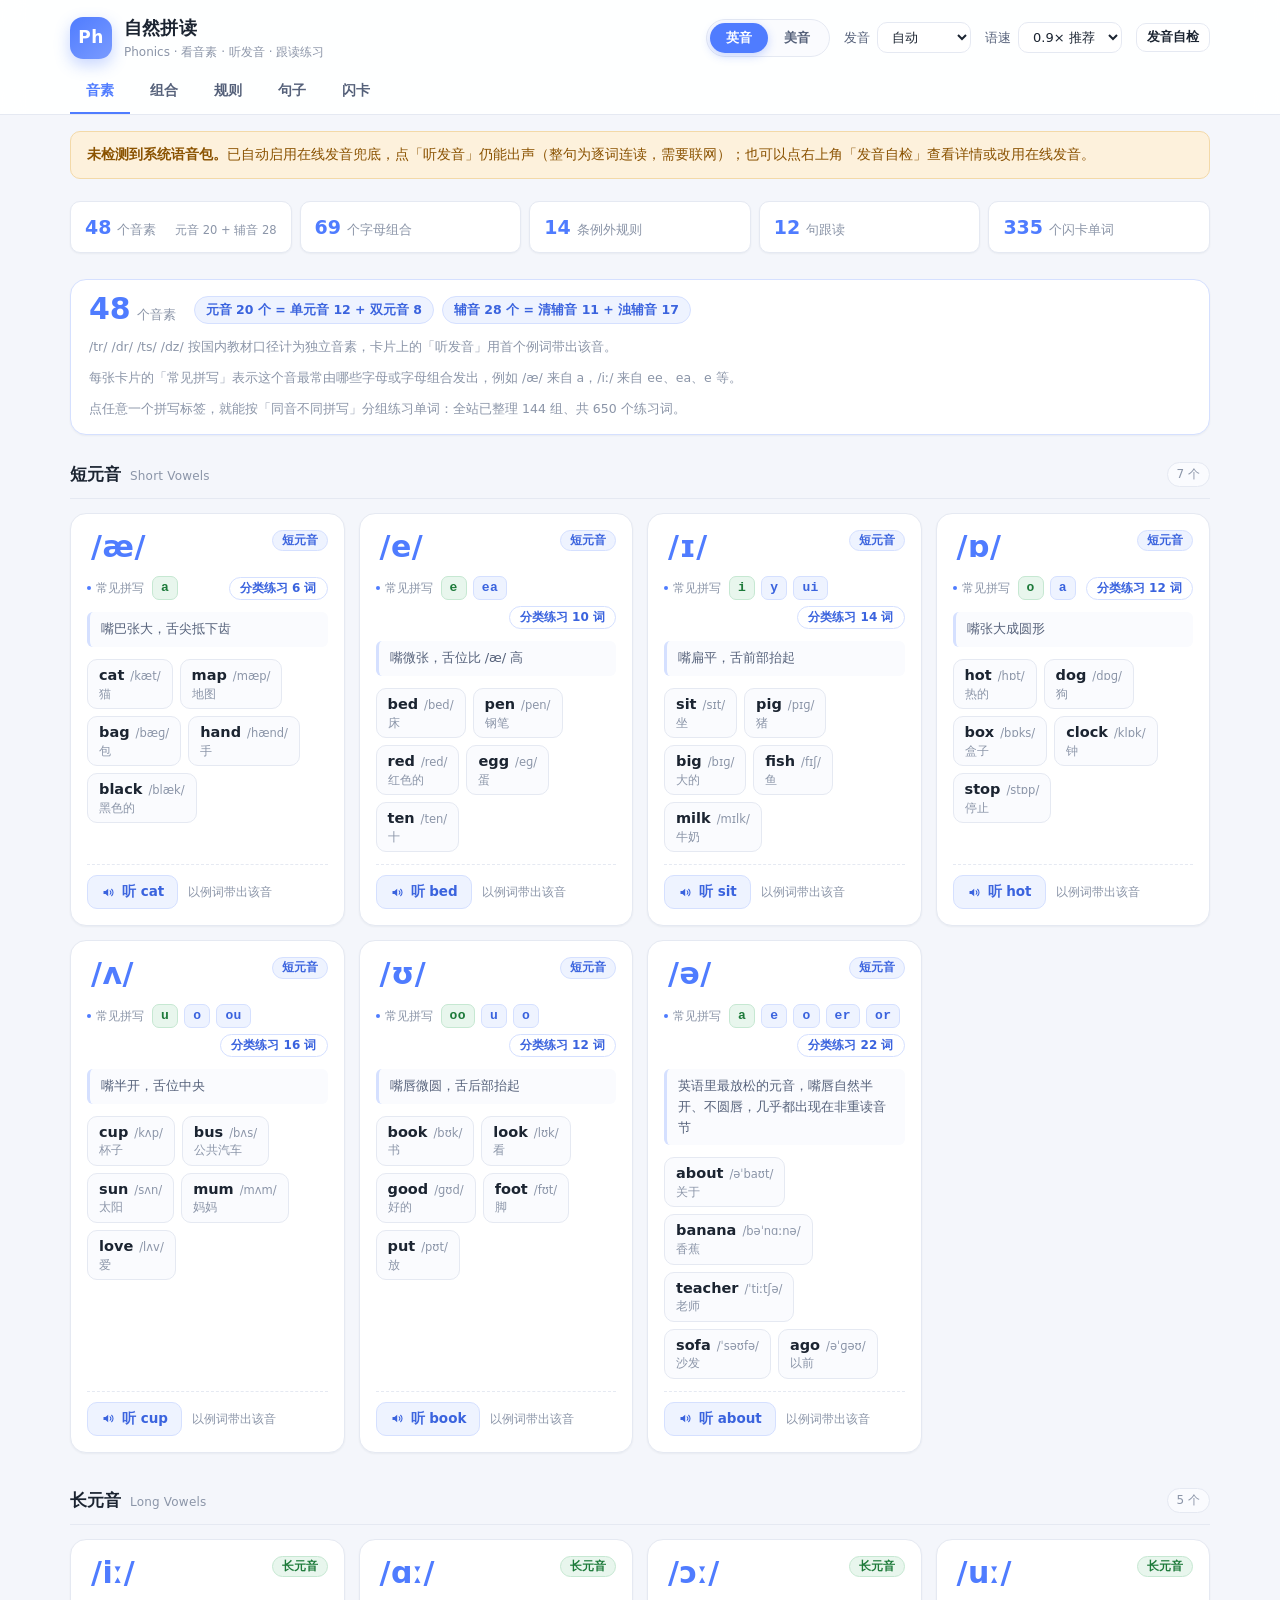
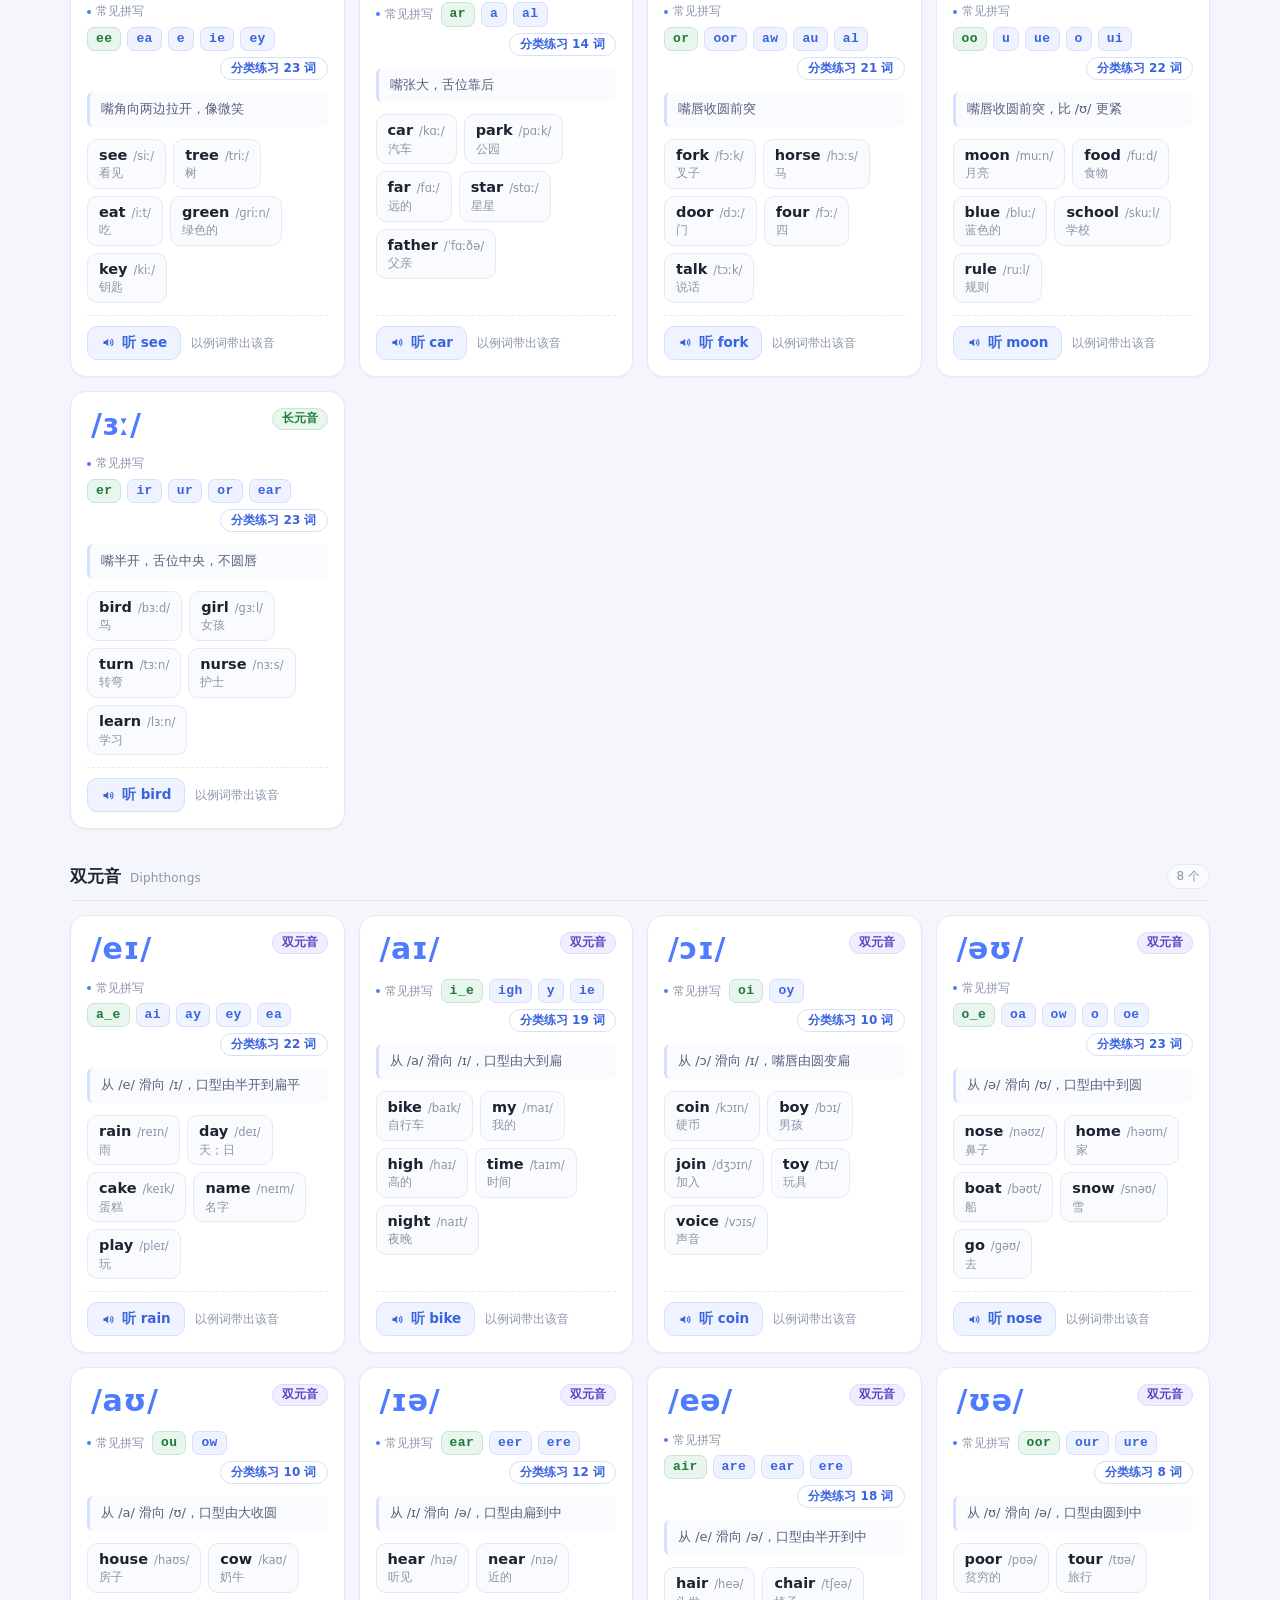
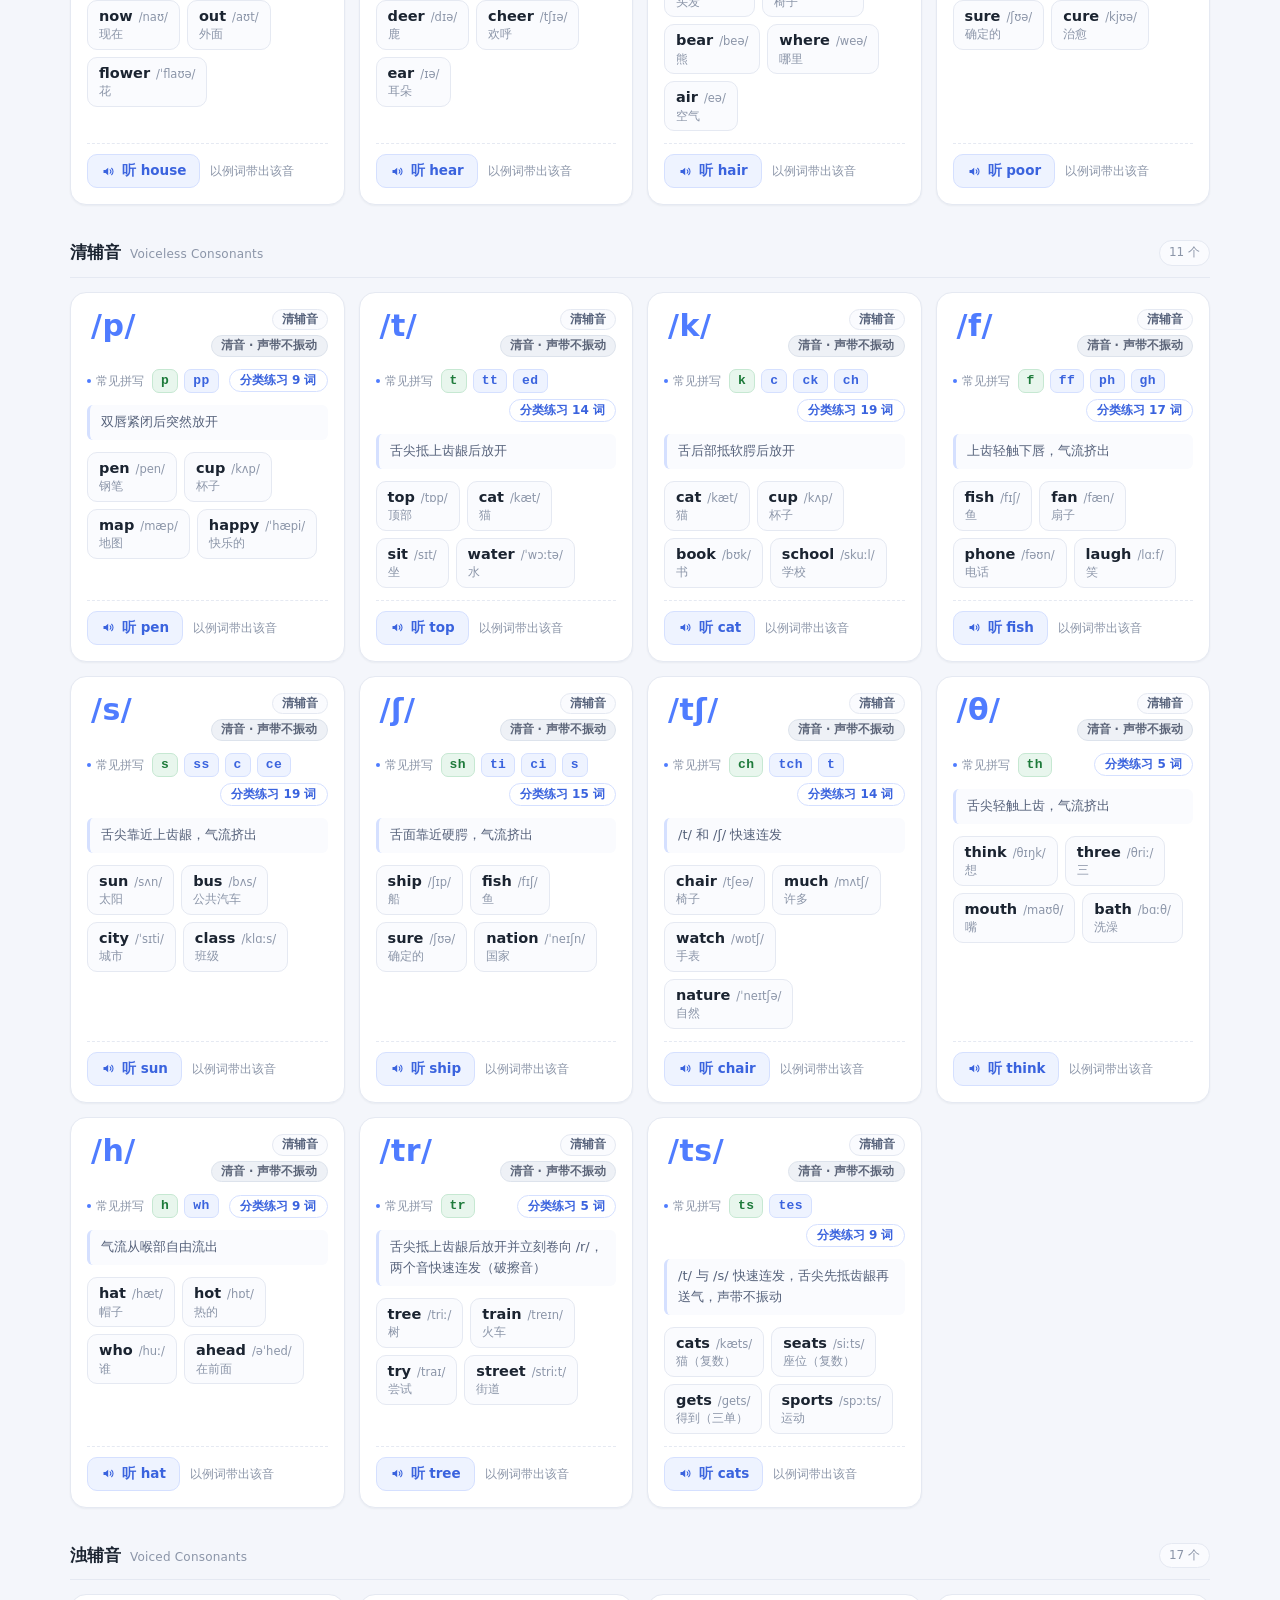
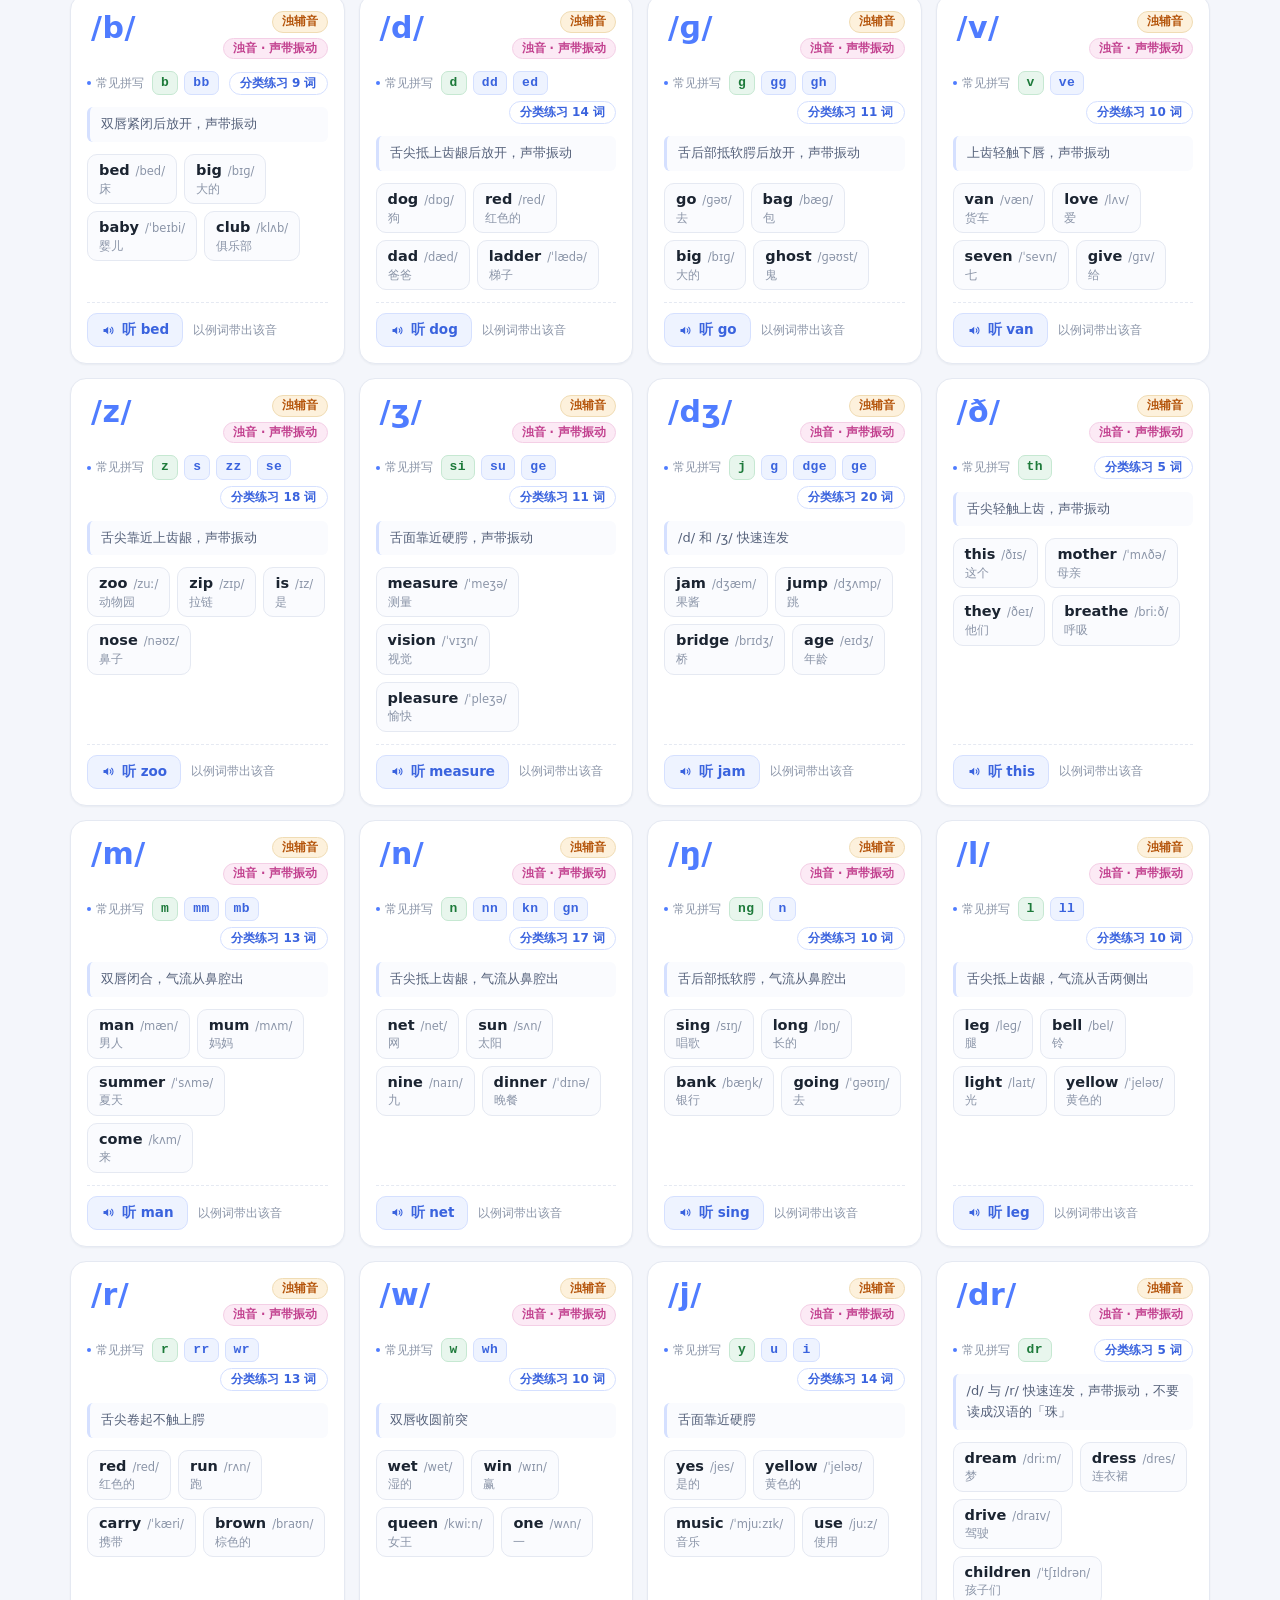
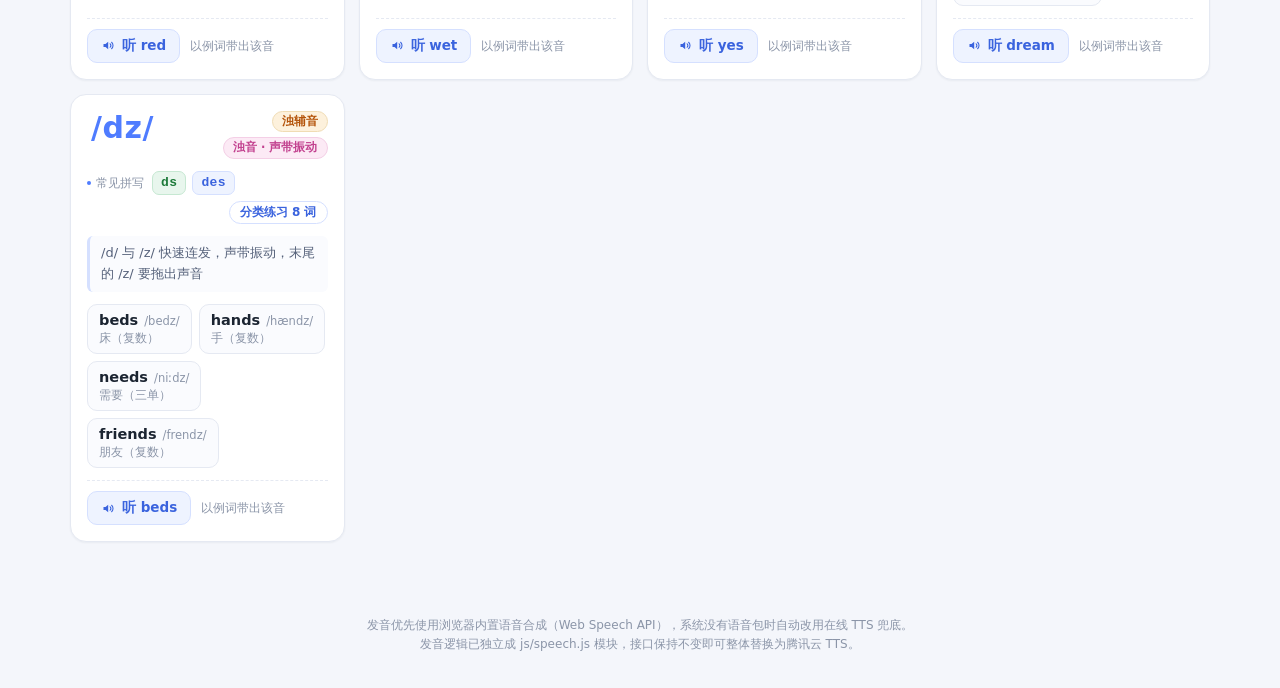
<file: index.html>
<!doctype html>
<html lang="zh-CN">
<head>
<meta charset="utf-8">
<meta name="viewport" content="width=device-width, initial-scale=1, viewport-fit=cover">
<meta name="description" content="英语自然拼读学习工具：看音素、听发音、跟读练习、闪卡记忆。">
<title>自然拼读 Phonics · 英语发音学习</title>
<link rel="stylesheet" href="css/style.css?v=4">
</head>
<body>

<header class="app-header">
  <div class="app-header__inner">
    <div class="brand">
      <div class="brand__mark" aria-hidden="true">Ph</div>
      <div class="brand__text">
        <h1 class="brand__title">自然拼读</h1>
        <p class="brand__sub">Phonics · 看音素 · 听发音 · 跟读练习</p>
      </div>
    </div>

    <div class="settings">
      <div class="segmented" id="accent-switch" role="group" aria-label="口音选择"></div>
      <label class="rate">
        <span class="rate__label">发音</span>
        <select id="source-select" aria-label="发音来源"></select>
      </label>
      <label class="rate">
        <span class="rate__label">语速</span>
        <select id="rate-select" aria-label="语速选择"></select>
      </label>
      <button class="btn btn--ghost btn--sm" type="button" id="diag-btn">发音自检</button>
    </div>
  </div>

  <nav class="tabs" id="tabs" role="tablist" aria-label="功能导航"></nav>
</header>

<div class="banner" id="support-banner" hidden></div>

<div class="boot-tip" id="boot-tip" hidden>
  <h2>页面脚本没有加载成功</h2>
  <p>如果你是通过<strong>双击打开</strong>本文件的，浏览器出于安全策略会阻止加载外部 ES Module，这是正常现象。两种解决办法：</p>
  <ol>
    <li>改双击同一目录下的 <code>phonics-standalone.html</code>（单文件版，双击即用）；</li>
    <li>或在本目录起一个本地服务器后访问 <code>index.html</code>，例如：<code>python -m http.server 8080</code>，再打开 <code>http://localhost:8080/</code>。</li>
  </ol>
</div>

<main class="app-main" id="main"></main>

<footer class="app-footer">
  <p>发音优先使用浏览器内置语音合成（Web Speech API），系统没有语音包时自动改用在线 TTS 兜底。</p>
  <p>发音逻辑已独立成 js/speech.js 模块，接口保持不变即可整体替换为腾讯云 TTS。</p>
</footer>

<div class="toast-host" id="toast-host" aria-live="polite"></div>

<script>
  // 双击打开 index.html 时 ES Module 会被浏览器拦截，这里给出可读的提示，避免看到空白页
  window.__phonicsBooted = false;
  window.addEventListener('load', function () {
    setTimeout(function () {
      if (window.__phonicsBooted) return;
      var tip = document.getElementById('boot-tip');
      if (tip) tip.hidden = false;
    }, 1200);
  });
</script>

<script type="module" src="js/app.js?v=4"></script>

</body>
</html>
</file>
<file: css/style.css>
/* ==========================================================================
   自然拼读 Phonics —— 样式表
   主色：柔和蓝 #4f7cff，辅助绿 #2ea44f
   ========================================================================== */

:root {
  --primary: #4f7cff;
  --primary-dark: #3a63de;
  --primary-soft: #eef3ff;
  --primary-line: #d5e0ff;

  --green: #2ea44f;
  --green-soft: #e8f6ed;

  --amber: #b45309;
  --amber-soft: #fdf1dc;

  --purple: #6d5ce7;
  --purple-soft: #f0edff;

  --pink: #c2418f;
  --pink-soft: #fceaf5;

  --text: #1b2431;
  --text-2: #55617a;
  --text-3: #8b95a8;

  --bg: #f4f6fb;
  --surface: #ffffff;
  --surface-2: #fafbfe;
  --border: #e5e9f2;

  --radius-lg: 20px;
  --radius: 16px;
  --radius-sm: 10px;

  --shadow-sm: 0 1px 2px rgba(20, 30, 60, 0.05);
  --shadow: 0 1px 2px rgba(20, 30, 60, 0.04), 0 8px 24px rgba(20, 30, 60, 0.07);
  --shadow-lg: 0 2px 6px rgba(20, 30, 60, 0.06), 0 18px 44px rgba(20, 30, 60, 0.1);
}

* {
  box-sizing: border-box;
}

html,
body {
  margin: 0;
  padding: 0;
}

body {
  background: var(--bg);
  color: var(--text);
  font-family: system-ui, -apple-system, 'Segoe UI', 'PingFang SC', 'Hiragino Sans GB',
    'Microsoft YaHei', sans-serif;
  font-size: 15px;
  line-height: 1.6;
  -webkit-font-smoothing: antialiased;
}

button {
  font-family: inherit;
  font-size: inherit;
  color: inherit;
}

/* ------------------------------- 顶部 ------------------------------- */

.app-header {
  position: sticky;
  top: 0;
  z-index: 30;
  background: rgba(255, 255, 255, 0.92);
  backdrop-filter: saturate(180%) blur(12px);
  border-bottom: 1px solid var(--border);
}

.app-header__inner {
  max-width: 1180px;
  margin: 0 auto;
  padding: 14px 20px 10px;
  display: flex;
  align-items: center;
  justify-content: space-between;
  gap: 16px;
  flex-wrap: wrap;
}

.brand {
  display: flex;
  align-items: center;
  gap: 12px;
  min-width: 0;
}

.brand__mark {
  width: 42px;
  height: 42px;
  flex: none;
  border-radius: 13px;
  background: linear-gradient(140deg, var(--primary), #7a9bff);
  color: #fff;
  font-weight: 700;
  font-size: 17px;
  letter-spacing: 0.5px;
  display: flex;
  align-items: center;
  justify-content: center;
  box-shadow: 0 6px 16px rgba(79, 124, 255, 0.32);
}

.brand__title {
  margin: 0;
  font-size: 18px;
  font-weight: 700;
  letter-spacing: 0.2px;
}

.brand__sub {
  margin: 0;
  font-size: 12px;
  color: var(--text-3);
}

.settings {
  display: flex;
  align-items: center;
  gap: 14px;
  flex-wrap: wrap;
}

.segmented {
  display: inline-flex;
  padding: 3px;
  background: var(--surface-2);
  border: 1px solid var(--border);
  border-radius: 999px;
}

.segmented__item {
  border: 0;
  background: transparent;
  padding: 6px 16px;
  border-radius: 999px;
  cursor: pointer;
  font-size: 13px;
  font-weight: 600;
  color: var(--text-2);
  transition: all 0.18s ease;
}

.segmented__item:hover {
  color: var(--primary);
}

.segmented__item.is-active {
  background: var(--primary);
  color: #fff;
  box-shadow: 0 3px 10px rgba(79, 124, 255, 0.3);
}

.rate {
  display: inline-flex;
  align-items: center;
  gap: 7px;
  font-size: 13px;
  color: var(--text-2);
}

.rate__label {
  white-space: nowrap;
}

.rate select {
  font-family: inherit;
  font-size: 13px;
  padding: 6px 10px;
  border-radius: var(--radius-sm);
  border: 1px solid var(--border);
  background: var(--surface);
  color: var(--text);
  cursor: pointer;
}

.tabs {
  max-width: 1180px;
  margin: 0 auto;
  padding: 0 20px;
  display: flex;
  gap: 4px;
  overflow-x: auto;
  scrollbar-width: none;
}

.tabs::-webkit-scrollbar {
  display: none;
}

.tab {
  border: 0;
  background: transparent;
  padding: 10px 16px 12px;
  font-size: 14px;
  font-weight: 600;
  color: var(--text-2);
  cursor: pointer;
  white-space: nowrap;
  border-bottom: 2.5px solid transparent;
  transition: color 0.18s ease, border-color 0.18s ease;
}

.tab:hover {
  color: var(--primary);
}

.tab.is-active {
  color: var(--primary);
  border-bottom-color: var(--primary);
}

/* ------------------------------- 主体 ------------------------------- */

.app-main {
  max-width: 1180px;
  margin: 0 auto;
  padding: 22px 20px 40px;
}

.banner {
  max-width: 1140px;
  margin: 16px auto 0;
  padding: 12px 16px;
  background: var(--amber-soft);
  border: 1px solid #f3d9a8;
  border-radius: var(--radius-sm);
  color: #8a5200;
  font-size: 13.5px;
}

.banner[hidden] {
  display: none;
}

.boot-tip {
  max-width: 1140px;
  margin: 16px auto 0;
  padding: 18px 20px;
  background: var(--surface);
  border: 1px solid var(--primary-line);
  border-left: 4px solid var(--primary);
  border-radius: var(--radius-sm);
  box-shadow: var(--shadow-sm);
}

.boot-tip[hidden] {
  display: none;
}

.boot-tip h2 {
  margin: 0 0 8px;
  font-size: 16px;
}

.boot-tip p {
  margin: 0 0 8px;
  font-size: 13.5px;
  color: var(--text-2);
}

.boot-tip ol {
  margin: 0;
  padding-left: 20px;
  font-size: 13.5px;
  color: var(--text-2);
}

.boot-tip li + li {
  margin-top: 6px;
}

.boot-tip code {
  font-family: ui-monospace, SFMono-Regular, Consolas, monospace;
  font-size: 12.5px;
  background: var(--primary-soft);
  color: var(--primary-dark);
  border-radius: 5px;
  padding: 1px 6px;
}

.overview {
  display: flex;
  flex-wrap: wrap;
  gap: 8px;
  margin-bottom: 26px;
}

.overview__item {
  flex: 1 1 130px;
  background: var(--surface);
  border: 1px solid var(--border);
  border-radius: var(--radius-sm);
  padding: 10px 14px;
  display: flex;
  align-items: baseline;
  gap: 6px;
  box-shadow: var(--shadow-sm);
}

.overview__item b {
  font-size: 19px;
  color: var(--primary);
  font-variant-numeric: tabular-nums;
}

.overview__item span {
  font-size: 12.5px;
  color: var(--text-3);
}

.section {
  margin-bottom: 34px;
}

.section-head {
  display: flex;
  align-items: center;
  justify-content: space-between;
  gap: 12px;
  margin-bottom: 14px;
  padding-bottom: 10px;
  border-bottom: 1px solid var(--border);
}

.section-head__left {
  display: flex;
  align-items: baseline;
  gap: 9px;
  flex-wrap: wrap;
}

.section-head__title {
  margin: 0;
  font-size: 17px;
  font-weight: 700;
}

.section-head__sub {
  font-size: 12px;
  color: var(--text-3);
  letter-spacing: 0.2px;
}

.section-head__count {
  font-size: 12px;
  color: var(--text-3);
  background: var(--surface-2);
  border: 1px solid var(--border);
  padding: 2px 9px;
  border-radius: 999px;
  white-space: nowrap;
}

/* ------------------------------- 网格 ------------------------------- */

.grid {
  display: grid;
  gap: 14px;
}

.grid--phoneme {
  grid-template-columns: repeat(auto-fill, minmax(272px, 1fr));
}

.grid--combo {
  grid-template-columns: repeat(auto-fill, minmax(320px, 1fr));
}

.grid--rule {
  grid-template-columns: repeat(auto-fill, minmax(360px, 1fr));
}

/* ------------------------------- 卡片 ------------------------------- */

.card {
  background: var(--surface);
  border: 1px solid var(--border);
  border-radius: var(--radius);
  padding: 16px;
  box-shadow: var(--shadow-sm);
  transition: box-shadow 0.2s ease, transform 0.2s ease, border-color 0.2s ease;
  display: flex;
  flex-direction: column;
  gap: 12px;
}

.card:hover {
  box-shadow: var(--shadow);
  border-color: var(--primary-line);
  transform: translateY(-2px);
}

.card__head {
  display: flex;
  align-items: flex-start;
  justify-content: space-between;
  gap: 12px;
}

.card__tags {
  display: flex;
  flex-direction: column;
  align-items: flex-end;
  gap: 5px;
}

.card__foot {
  display: flex;
  align-items: center;
  gap: 10px;
  padding-top: 10px;
  border-top: 1px dashed var(--border);
  margin-top: auto;
}

.card__hint {
  font-size: 11.5px;
  color: var(--text-3);
}

/* ------------------------------- IPA / 徽标 ------------------------------- */

.ipa {
  font-family: 'Segoe UI', 'Charis SIL', 'Doulos SIL', 'Lucida Sans Unicode', 'Arial Unicode MS',
    system-ui, sans-serif;
  color: var(--primary);
  font-weight: 600;
  letter-spacing: 0.5px;
}

.ipa--lg {
  font-size: 30px;
  line-height: 1.15;
  cursor: pointer;
  padding: 0 4px;
  border-radius: 8px;
  transition: background 0.18s ease, color 0.18s ease;
}

.ipa--lg:hover {
  background: var(--primary-soft);
}

.ipa--lg.is-speaking {
  background: var(--primary);
  color: #fff;
}

.ipa--sm {
  font-size: 14px;
  background: var(--primary-soft);
  border: 1px solid var(--primary-line);
  border-radius: 999px;
  padding: 1px 10px;
  color: var(--primary-dark);
}

.badge {
  display: inline-block;
  font-size: 11.5px;
  font-weight: 600;
  line-height: 1.7;
  padding: 0 9px;
  border-radius: 999px;
  white-space: nowrap;
  border: 1px solid transparent;
}

.badge--blue {
  background: var(--primary-soft);
  color: var(--primary-dark);
  border-color: var(--primary-line);
}

.badge--green {
  background: var(--green-soft);
  color: #1d7a3a;
  border-color: #c6e8d2;
}

.badge--purple {
  background: var(--purple-soft);
  color: #5343c4;
  border-color: #ddd6ff;
}

.badge--amber {
  background: var(--amber-soft);
  color: var(--amber);
  border-color: #f0dcb4;
}

.badge--gray {
  background: var(--surface-2);
  color: var(--text-2);
  border-color: var(--border);
}

.badge--voiced {
  background: var(--pink-soft);
  color: var(--pink);
  border-color: #f4cfe6;
}

.badge--voiceless {
  background: #eef1f6;
  color: #5b6478;
  border-color: #dde3ec;
}

/* ------------------------------- 例词条 ------------------------------- */

.words {
  display: flex;
  flex-wrap: wrap;
  gap: 7px;
}

.word-chip {
  border: 1px solid var(--border);
  background: var(--surface-2);
  border-radius: var(--radius-sm);
  padding: 6px 11px;
  cursor: pointer;
  display: flex;
  flex-direction: column;
  align-items: flex-start;
  gap: 1px;
  line-height: 1.35;
  text-align: left;
  transition: all 0.16s ease;
}

.word-chip:hover {
  border-color: var(--primary);
  background: var(--primary-soft);
  transform: translateY(-1px);
}

.word-chip__main {
  display: flex;
  align-items: baseline;
  gap: 6px;
}

.word-chip__word {
  font-weight: 600;
  font-size: 14.5px;
}

.word-chip__ipa {
  font-size: 11.5px;
  color: var(--text-3);
}

.word-chip__zh {
  font-size: 11.5px;
  color: var(--text-3);
}

.word-chip.is-speaking {
  background: var(--primary);
  border-color: var(--primary);
  color: #fff;
}

.word-chip.is-speaking .word-chip__ipa,
.word-chip.is-speaking .word-chip__zh {
  color: rgba(255, 255, 255, 0.85);
}

.mouth-tip {
  margin: 0;
  font-size: 13px;
  color: var(--text-2);
  background: var(--surface-2);
  border-left: 3px solid var(--primary-line);
  border-radius: 6px;
  padding: 7px 11px;
}

/* ------------------------- 常见拼写（音素 → 字母） ------------------------- */

.letters {
  display: flex;
  flex-wrap: wrap;
  align-items: center;
  gap: 6px 8px;
}

.letters__label {
  position: relative;
  padding-left: 9px;
  font-size: 11.5px;
  color: var(--text-3);
  white-space: nowrap;
}

.letters__label::before {
  content: '';
  position: absolute;
  left: 0;
  top: 50%;
  width: 4px;
  height: 4px;
  margin-top: -2px;
  border-radius: 50%;
  background: var(--primary);
}

.letters__list {
  display: flex;
  flex-wrap: wrap;
  gap: 6px;
}

.letter-chip {
  font-family: ui-monospace, 'Cascadia Mono', 'SFMono-Regular', Consolas, 'Courier New', monospace;
  font-size: 13px;
  font-weight: 700;
  line-height: 1.55;
  letter-spacing: 0.4px;
  color: var(--primary-dark);
  background: var(--primary-soft);
  border: 1px solid var(--primary-line);
  border-radius: 7px;
  padding: 1px 8px;
  cursor: pointer;
  transition: background 0.16s ease, border-color 0.16s ease, color 0.16s ease, transform 0.16s ease;
}

.letter-chip:hover {
  background: var(--primary);
  border-color: var(--primary);
  color: #fff;
  transform: translateY(-1px);
}

.letter-chip:focus-visible {
  outline: 2px solid var(--primary);
  outline-offset: 2px;
}

.letter-chip:first-child {
  background: var(--green-soft);
  border-color: #c6e8d2;
  color: #1d7a3a;
}

.letter-chip:first-child:hover {
  background: var(--green);
  border-color: var(--green);
  color: #fff;
}

.letters__more {
  margin-left: auto;
  border: 1px solid var(--primary-line);
  background: var(--surface);
  color: var(--primary-dark);
  border-radius: 999px;
  padding: 2px 10px;
  font-size: 12px;
  font-weight: 600;
  font-family: inherit;
  cursor: pointer;
  white-space: nowrap;
  transition: background 0.16s ease, border-color 0.16s ease, color 0.16s ease;
}

.letters__more:hover {
  background: var(--primary);
  border-color: var(--primary);
  color: #fff;
}

/* ---------------------- 按拼写分类练习弹窗（lp） ---------------------- */

.lp__panel {
  max-width: 760px;
}

.lp__head {
  gap: 12px;
}

.lp__title-wrap {
  display: flex;
  align-items: baseline;
  flex-wrap: wrap;
  gap: 4px 10px;
  min-width: 0;
}

.lp__ipa {
  font-family: 'Segoe UI', 'Charis SIL', 'Doulos SIL', 'Lucida Sans Unicode', 'Arial Unicode MS',
    system-ui, sans-serif;
  font-size: 26px;
  font-weight: 600;
  letter-spacing: 0.5px;
  color: var(--primary);
}

.lp__sub {
  font-size: 12.5px;
  color: var(--text-3);
}

.lp__note {
  margin: 0 0 14px;
  font-size: 12.5px;
  color: var(--text-2);
  background: var(--surface-2);
  border-left: 3px solid var(--primary-line);
  border-radius: 6px;
  padding: 8px 11px;
}

.lp__group {
  border: 1px solid var(--border);
  border-radius: var(--radius-sm);
  padding: 10px 12px 12px;
  margin-bottom: 10px;
  background: var(--surface);
  transition: border-color 0.18s ease, box-shadow 0.18s ease;
}

.lp__group:last-child {
  margin-bottom: 0;
}

.lp__group.is-focus {
  border-color: var(--primary);
  box-shadow: 0 0 0 3px var(--primary-soft);
}

.lp__group-head {
  display: flex;
  align-items: center;
  flex-wrap: wrap;
  gap: 4px 9px;
  margin-bottom: 9px;
}

.lp__letters {
  font-family: ui-monospace, 'Cascadia Mono', 'SFMono-Regular', Consolas, 'Courier New', monospace;
  font-size: 14px;
  font-weight: 700;
  letter-spacing: 0.5px;
  color: #fff;
  background: var(--primary);
  border-radius: 7px;
  padding: 1px 10px;
}

.lp__arrow {
  font-size: 12px;
  color: var(--text-3);
}

.lp__count {
  margin-left: auto;
  font-size: 11.5px;
  color: var(--text-3);
}

.lp__words {
  display: flex;
  flex-wrap: wrap;
  gap: 7px;
}

/* ------------------------------- 组合卡 ------------------------------- */

.combo-head {
  display: flex;
  align-items: center;
  gap: 12px;
  flex-wrap: wrap;
}

.combo-letters {
  border: 1px solid var(--primary-line);
  background: var(--primary-soft);
  color: var(--primary-dark);
  font-size: 24px;
  font-weight: 700;
  letter-spacing: 1.5px;
  padding: 4px 14px;
  border-radius: 12px;
  cursor: pointer;
  transition: all 0.16s ease;
}

.combo-letters:hover {
  background: var(--primary);
  border-color: var(--primary);
  color: #fff;
}

.combo-letters.is-speaking {
  background: var(--primary);
  border-color: var(--primary);
  color: #fff;
}

.combo-sounds {
  display: flex;
  gap: 6px;
  flex-wrap: wrap;
}

.combo-note {
  margin: 0;
  font-size: 12.5px;
  color: var(--amber);
  background: var(--amber-soft);
  border-radius: 8px;
  padding: 6px 10px;
}

/* ------------------------------- 规则卡 ------------------------------- */

.rule-card .card__head {
  flex-direction: column;
  align-items: flex-start;
  gap: 6px;
}

.rule-pattern {
  margin: 0;
  font-size: 15.5px;
  font-weight: 700;
}

.rule-desc {
  margin: 2px 0 0;
  font-size: 13px;
  color: var(--text-2);
}

.rule-examples {
  display: flex;
  flex-direction: column;
  gap: 6px;
}

.rule-example {
  display: flex;
  align-items: center;
  gap: 10px;
  flex-wrap: wrap;
}

.rule-example .word-chip {
  min-width: 132px;
}

.rule-example__note {
  font-size: 12.5px;
  color: var(--text-3);
}

/* ------------------------------- 句子卡 ------------------------------- */

.sentences {
  display: grid;
  gap: 14px;
  grid-template-columns: repeat(auto-fill, minmax(430px, 1fr));
}

.sentence-card {
  gap: 10px;
}

.sentence__meta {
  display: flex;
  align-items: center;
  gap: 8px;
  flex-wrap: wrap;
}

.sentence__patterns {
  display: flex;
  gap: 5px;
}

.pattern-tag {
  font-family: ui-monospace, SFMono-Regular, Consolas, monospace;
  font-size: 12px;
  background: var(--purple-soft);
  color: #5343c4;
  border: 1px solid #ddd6ff;
  border-radius: 6px;
  padding: 1px 7px;
}

.sentence__text {
  margin: 4px 0 0;
  font-size: 21px;
  line-height: 1.75;
  font-weight: 500;
  letter-spacing: 0.2px;
}

.sw {
  border-radius: 5px;
  padding: 0 1px;
  transition: background 0.16s ease;
}

.sentence-card.is-word-mode .sw {
  cursor: pointer;
  border-bottom: 2px dotted var(--primary-line);
}

.sentence-card.is-word-mode .sw:hover {
  background: var(--primary-soft);
}

.sw.is-speaking {
  background: var(--primary);
  color: #fff;
}

.hl {
  background: #ffe8a3;
  color: #8a5300;
  font-weight: 700;
  border-radius: 5px;
  padding: 0 3px;
  box-shadow: inset 0 -2px 0 #f2c94c;
}

.sentence__zh {
  margin: 0;
  font-size: 13.5px;
  color: var(--text-2);
}

.sentence__note {
  margin: 0;
  font-size: 12.5px;
  color: var(--primary-dark);
  background: var(--primary-soft);
  border-radius: 7px;
  padding: 5px 10px;
}

.sentence__tools {
  display: flex;
  gap: 8px;
  flex-wrap: wrap;
  padding-top: 8px;
  border-top: 1px dashed var(--border);
}

.sentence__hint {
  margin: 0;
  font-size: 12.5px;
  color: var(--text-3);
  min-height: 1px;
}

.sentence__hint:empty {
  display: none;
}

/* ------------------------------- 按钮 ------------------------------- */

.btn {
  display: inline-flex;
  align-items: center;
  gap: 6px;
  border: 1px solid var(--border);
  background: var(--surface);
  color: var(--text);
  border-radius: var(--radius-sm);
  padding: 7px 13px;
  font-size: 13.5px;
  font-weight: 600;
  cursor: pointer;
  transition: all 0.16s ease;
  white-space: nowrap;
}

.btn:hover:not(:disabled) {
  border-color: var(--primary);
  color: var(--primary);
  background: var(--primary-soft);
}

.btn:disabled {
  opacity: 0.5;
  cursor: not-allowed;
}

.btn--audio {
  border-color: var(--primary-line);
  background: var(--primary-soft);
  color: var(--primary-dark);
}

.btn--audio.is-speaking {
  background: var(--primary);
  border-color: var(--primary);
  color: #fff;
}

.btn--audio.is-speaking .ico {
  animation: pulse 0.9s ease-in-out infinite;
}

.btn--primary {
  background: var(--primary);
  border-color: var(--primary);
  color: #fff;
}

.btn--primary:hover:not(:disabled) {
  background: var(--primary-dark);
  border-color: var(--primary-dark);
  color: #fff;
}

.btn--ghost.is-on {
  background: var(--primary);
  border-color: var(--primary);
  color: #fff;
}

.btn--warn:hover:not(:disabled) {
  border-color: #e4a24a;
  color: var(--amber);
  background: var(--amber-soft);
}

.btn--ok:hover:not(:disabled) {
  border-color: var(--green);
  color: #fff;
  background: var(--green);
}

.ico-wrap {
  display: inline-flex;
  align-items: center;
}

.ico {
  display: block;
}

@keyframes pulse {
  0%,
  100% {
    transform: scale(1);
    opacity: 1;
  }
  50% {
    transform: scale(1.18);
    opacity: 0.75;
  }
}

/* ------------------------------- 闪卡 ------------------------------- */

.fc-wrap {
  max-width: 560px;
  margin: 0 auto;
  display: flex;
  flex-direction: column;
  gap: 16px;
}

.fc-bar {
  display: flex;
  align-items: center;
  justify-content: space-between;
  gap: 10px;
  flex-wrap: wrap;
  background: var(--surface);
  border: 1px solid var(--border);
  border-radius: var(--radius-sm);
  padding: 8px 12px;
  box-shadow: var(--shadow-sm);
}

.fc-progress {
  display: flex;
  align-items: center;
  gap: 8px;
  font-size: 13px;
  color: var(--text-2);
}

.fc-round {
  font-weight: 700;
  color: var(--primary);
}

.fc-progress__text {
  font-variant-numeric: tabular-nums;
}

.fc-stats {
  display: flex;
  gap: 10px;
  font-size: 12.5px;
}

.fc-stat--known {
  color: var(--green);
}

.fc-stat--review {
  color: var(--amber);
}

.fc-card {
  perspective: 1400px;
  height: 300px;
  cursor: pointer;
  outline: none;
}

.fc-card[hidden] {
  display: none;
}

.fc-card:focus-visible .fc-inner {
  box-shadow: 0 0 0 3px rgba(79, 124, 255, 0.35);
}

.fc-inner {
  position: relative;
  width: 100%;
  height: 100%;
  transform-style: preserve-3d;
  transition: transform 0.55s cubic-bezier(0.4, 0.2, 0.2, 1);
  border-radius: var(--radius-lg);
}

.fc-card.is-flipped .fc-inner {
  transform: rotateY(180deg);
}

.fc-face {
  position: absolute;
  inset: 0;
  backface-visibility: hidden;
  -webkit-backface-visibility: hidden;
  border-radius: var(--radius-lg);
  border: 1px solid var(--border);
  box-shadow: var(--shadow-lg);
  display: flex;
  flex-direction: column;
  align-items: center;
  justify-content: center;
  gap: 12px;
  padding: 26px;
  text-align: center;
  background: var(--surface);
  overflow: hidden;
}

.fc-face--front {
  background: linear-gradient(160deg, #ffffff 0%, #f4f7ff 100%);
}

.fc-face--back {
  transform: rotateY(180deg);
  background: linear-gradient(160deg, #ffffff 0%, #f2fbf5 100%);
}

.fc-face__word {
  font-size: 46px;
  font-weight: 700;
  letter-spacing: 0.5px;
  color: var(--text);
  word-break: break-word;
}

.fc-face__hint {
  font-size: 12.5px;
  color: var(--text-3);
}

.fc-face__ipa {
  font-family: 'Segoe UI', 'Charis SIL', 'Doulos SIL', 'Lucida Sans Unicode', 'Arial Unicode MS',
    system-ui, sans-serif;
  font-size: 30px;
  font-weight: 600;
  color: var(--primary);
  letter-spacing: 0.5px;
}

.fc-face__zh {
  font-size: 20px;
  font-weight: 600;
  color: var(--text);
}

.fc-face__src {
  display: flex;
  align-items: center;
  gap: 6px;
  flex-wrap: wrap;
  justify-content: center;
}

.fc-face__src-label {
  font-size: 12px;
  color: var(--text-3);
}

.fc-tools {
  display: flex;
  align-items: center;
  justify-content: center;
  gap: 10px;
  flex-wrap: wrap;
}

.fc-tools[hidden] {
  display: none;
}

.fc-tools .btn {
  padding: 9px 18px;
  font-size: 14px;
}

.fc-listen-slot {
  display: inline-flex;
}

.fc-finish {
  background: var(--surface);
  border: 1px solid var(--border);
  border-radius: var(--radius);
  padding: 28px;
  text-align: center;
  box-shadow: var(--shadow);
}

.fc-finish[hidden] {
  display: none;
}

.fc-finish__title {
  margin: 0 0 6px;
  font-size: 19px;
  color: var(--green);
}

.fc-finish__text {
  margin: 0 0 16px;
  font-size: 13.5px;
  color: var(--text-2);
}

.fc-tip {
  margin: 0;
  text-align: center;
  font-size: 12px;
  color: var(--text-3);
}

/* ------------------------------- 吐司 ------------------------------- */

.toast-host {
  position: fixed;
  left: 50%;
  bottom: 34px;
  transform: translateX(-50%);
  z-index: 60;
  pointer-events: none;
  display: flex;
  justify-content: center;
}

.toast {
  background: rgba(27, 36, 49, 0.94);
  color: #fff;
  font-size: 13.5px;
  padding: 9px 18px;
  border-radius: 999px;
  box-shadow: 0 10px 28px rgba(20, 30, 60, 0.28);
  opacity: 0;
  transform: translateY(10px);
  transition: opacity 0.22s ease, transform 0.22s ease;
  white-space: nowrap;
  max-width: 88vw;
  overflow: hidden;
  text-overflow: ellipsis;
}

.toast.is-in {
  opacity: 1;
  transform: translateY(0);
}

/* ------------------------------- 页脚 ------------------------------- */

.app-footer {
  max-width: 1180px;
  margin: 0 auto;
  padding: 0 20px 34px;
  font-size: 12px;
  color: var(--text-3);
  text-align: center;
}

.app-footer p {
  margin: 0;
}

.empty-hint {
  color: var(--text-3);
  font-size: 13px;
  text-align: center;
  padding: 20px;
}

.is-clickable {
  cursor: pointer;
}

.btn--sm {
  padding: 5px 10px;
  font-size: 12.5px;
}

/* ------------------------------- 概览补充 ------------------------------- */

.overview__sub {
  font-size: 11.5px;
  font-style: normal;
  color: var(--text-3);
  margin-left: auto;
  white-space: nowrap;
}

/* ------------------------------- 音素构成说明 ------------------------------- */

.lead-strip {
  display: flex;
  flex-wrap: wrap;
  align-items: center;
  gap: 10px 18px;
  background: var(--surface);
  border: 1px solid var(--primary-line);
  border-radius: var(--radius);
  padding: 14px 18px;
  margin-bottom: 26px;
  box-shadow: var(--shadow-sm);
}

.lead-strip__main {
  display: flex;
  align-items: baseline;
  gap: 6px;
}

.lead-strip__main b {
  font-size: 30px;
  line-height: 1;
  color: var(--primary);
  font-variant-numeric: tabular-nums;
}

.lead-strip__main span {
  font-size: 13px;
  color: var(--text-3);
}

.lead-strip__detail {
  display: flex;
  flex-wrap: wrap;
  gap: 8px;
}

.lead-strip__detail span {
  font-size: 12.5px;
  font-weight: 600;
  color: var(--primary-dark);
  background: var(--primary-soft);
  border: 1px solid var(--primary-line);
  border-radius: 999px;
  padding: 3px 11px;
}

.lead-strip__note {
  flex: 1 1 100%;
  margin: 0;
  font-size: 12.5px;
  line-height: 1.7;
  color: var(--text-3);
}

/* ------------------------------- 发音自检弹窗 ------------------------------- */

.diag {
  position: fixed;
  inset: 0;
  z-index: 90;
  background: rgba(20, 26, 45, 0.42);
  display: flex;
  align-items: center;
  justify-content: center;
  padding: 18px;
  animation: diag-fade 0.16s ease;
}

@keyframes diag-fade {
  from {
    opacity: 0;
  }
  to {
    opacity: 1;
  }
}

.diag__panel {
  width: 100%;
  max-width: 700px;
  max-height: 88vh;
  display: flex;
  flex-direction: column;
  background: var(--surface);
  border-radius: var(--radius);
  box-shadow: 0 24px 60px rgba(20, 26, 45, 0.28);
  overflow: hidden;
}

.diag__head {
  display: flex;
  align-items: center;
  justify-content: space-between;
  padding: 14px 18px;
  border-bottom: 1px solid var(--border);
  background: var(--surface-2);
}

.diag__title {
  margin: 0;
  font-size: 16px;
}

.diag__close {
  border: 1px solid var(--border);
  background: var(--surface);
  color: var(--text-2);
  border-radius: var(--radius-sm);
  padding: 4px 12px;
  font-size: 13px;
  cursor: pointer;
}

.diag__close:hover {
  border-color: var(--primary);
  color: var(--primary);
}

.diag__body {
  padding: 16px 18px 18px;
  overflow: auto;
}

.diag__alert {
  margin: 0 0 14px;
  padding: 11px 14px;
  border-radius: var(--radius-sm);
  background: var(--amber-soft);
  border: 1px solid #f0dcb4;
  color: #7c4a06;
  font-size: 13px;
  line-height: 1.75;
}

.diag__list {
  display: flex;
  flex-direction: column;
  gap: 0;
  border: 1px solid var(--border);
  border-radius: var(--radius-sm);
  overflow: hidden;
}

.diag__row {
  display: flex;
  gap: 12px;
  padding: 8px 12px;
  font-size: 13px;
  border-bottom: 1px solid var(--border);
}

.diag__row:last-child {
  border-bottom: none;
}

.diag__row:nth-child(odd) {
  background: var(--surface-2);
}

.diag__row-label {
  flex: 0 0 168px;
  color: var(--text-3);
}

.diag__row-value {
  flex: 1;
  min-width: 0;
  word-break: break-all;
  font-weight: 600;
  color: var(--text);
}

.diag__row-value.is-ok {
  color: #1d7a3a;
}

.diag__row-value.is-bad {
  color: #c0392b;
}

.diag__details {
  margin-top: 12px;
  font-size: 13px;
}

.diag__details summary {
  cursor: pointer;
  color: var(--primary);
  font-weight: 600;
}

.diag__voices {
  margin: 8px 0 0;
  padding-left: 20px;
  color: var(--text-2);
  line-height: 1.9;
  font-size: 12.5px;
}

.diag__actions {
  display: flex;
  flex-wrap: wrap;
  gap: 8px;
  margin: 14px 0 12px;
}

.diag__report {
  margin: 0;
  padding: 12px;
  max-height: 210px;
  overflow: auto;
  background: var(--surface-2);
  border: 1px solid var(--border);
  border-radius: var(--radius-sm);
  font-size: 12px;
  line-height: 1.75;
  color: var(--text-2);
  white-space: pre-wrap;
  word-break: break-all;
}

/* ------------------------------- 响应式 ------------------------------- */

@media (max-width: 720px) {
  .app-header__inner {
    padding: 12px 14px 8px;
  }

  .tabs {
    padding: 0 10px;
  }

  .tab {
    padding: 9px 12px 11px;
    font-size: 13.5px;
  }

  .app-main {
    padding: 16px 14px 30px;
  }

  .grid--phoneme,
  .grid--combo,
  .grid--rule,
  .sentences {
    grid-template-columns: 1fr;
  }

  .sentence__text {
    font-size: 18px;
  }

  .fc-card {
    height: 260px;
  }

  .fc-face__word {
    font-size: 36px;
  }

  .fc-face__ipa {
    font-size: 24px;
  }

  .brand__sub {
    display: none;
  }

  .overview__item {
    flex: 1 1 calc(50% - 8px);
  }

  .lead-strip {
    padding: 12px 14px;
  }

  .lead-strip__main b {
    font-size: 24px;
  }

  .diag__row {
    flex-direction: column;
    gap: 2px;
  }

  .diag__row-label {
    flex: none;
  }

  .diag__report {
    max-height: 160px;
  }
}
</file>
